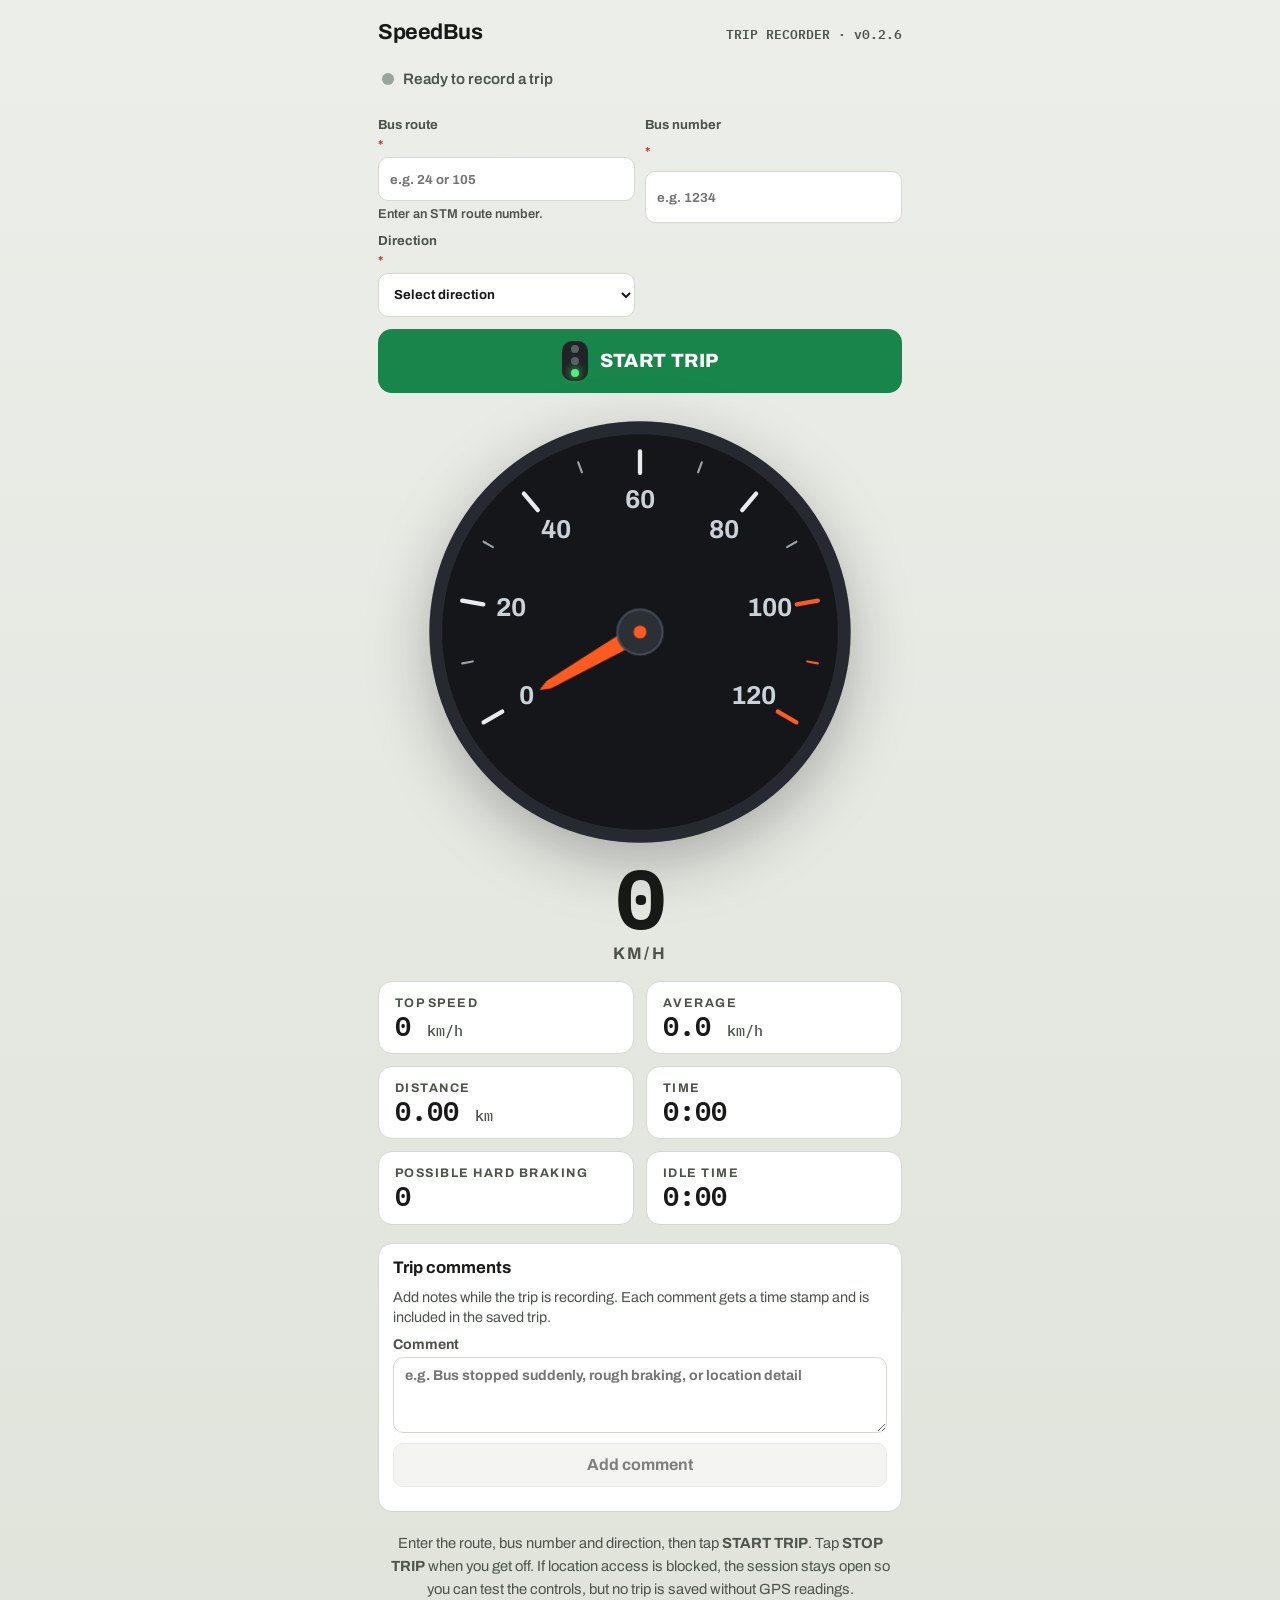
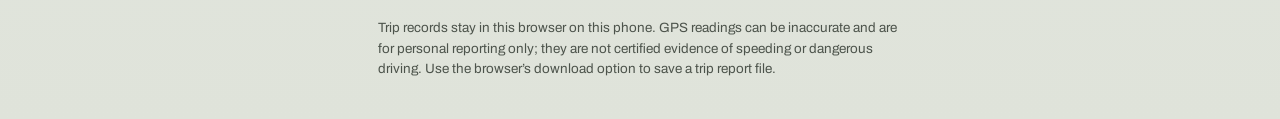
<file: index.html>
<!doctype html>
<html lang="en">
<head>
  <meta charset="utf-8">
  <meta name="viewport" content="width=device-width, initial-scale=1">
  <meta http-equiv="refresh" content="0; url=speedometer.html">
  <title>Opening SpeedBus…</title>
  <script>
    window.location.replace(new URL("speedometer.html", window.location.href).href);
  </script>
</head>
<body>
  <p>Opening SpeedBus… If you are not redirected, <a href="speedometer.html">open the live recorder</a>.</p>
</body>
</html>
</file>
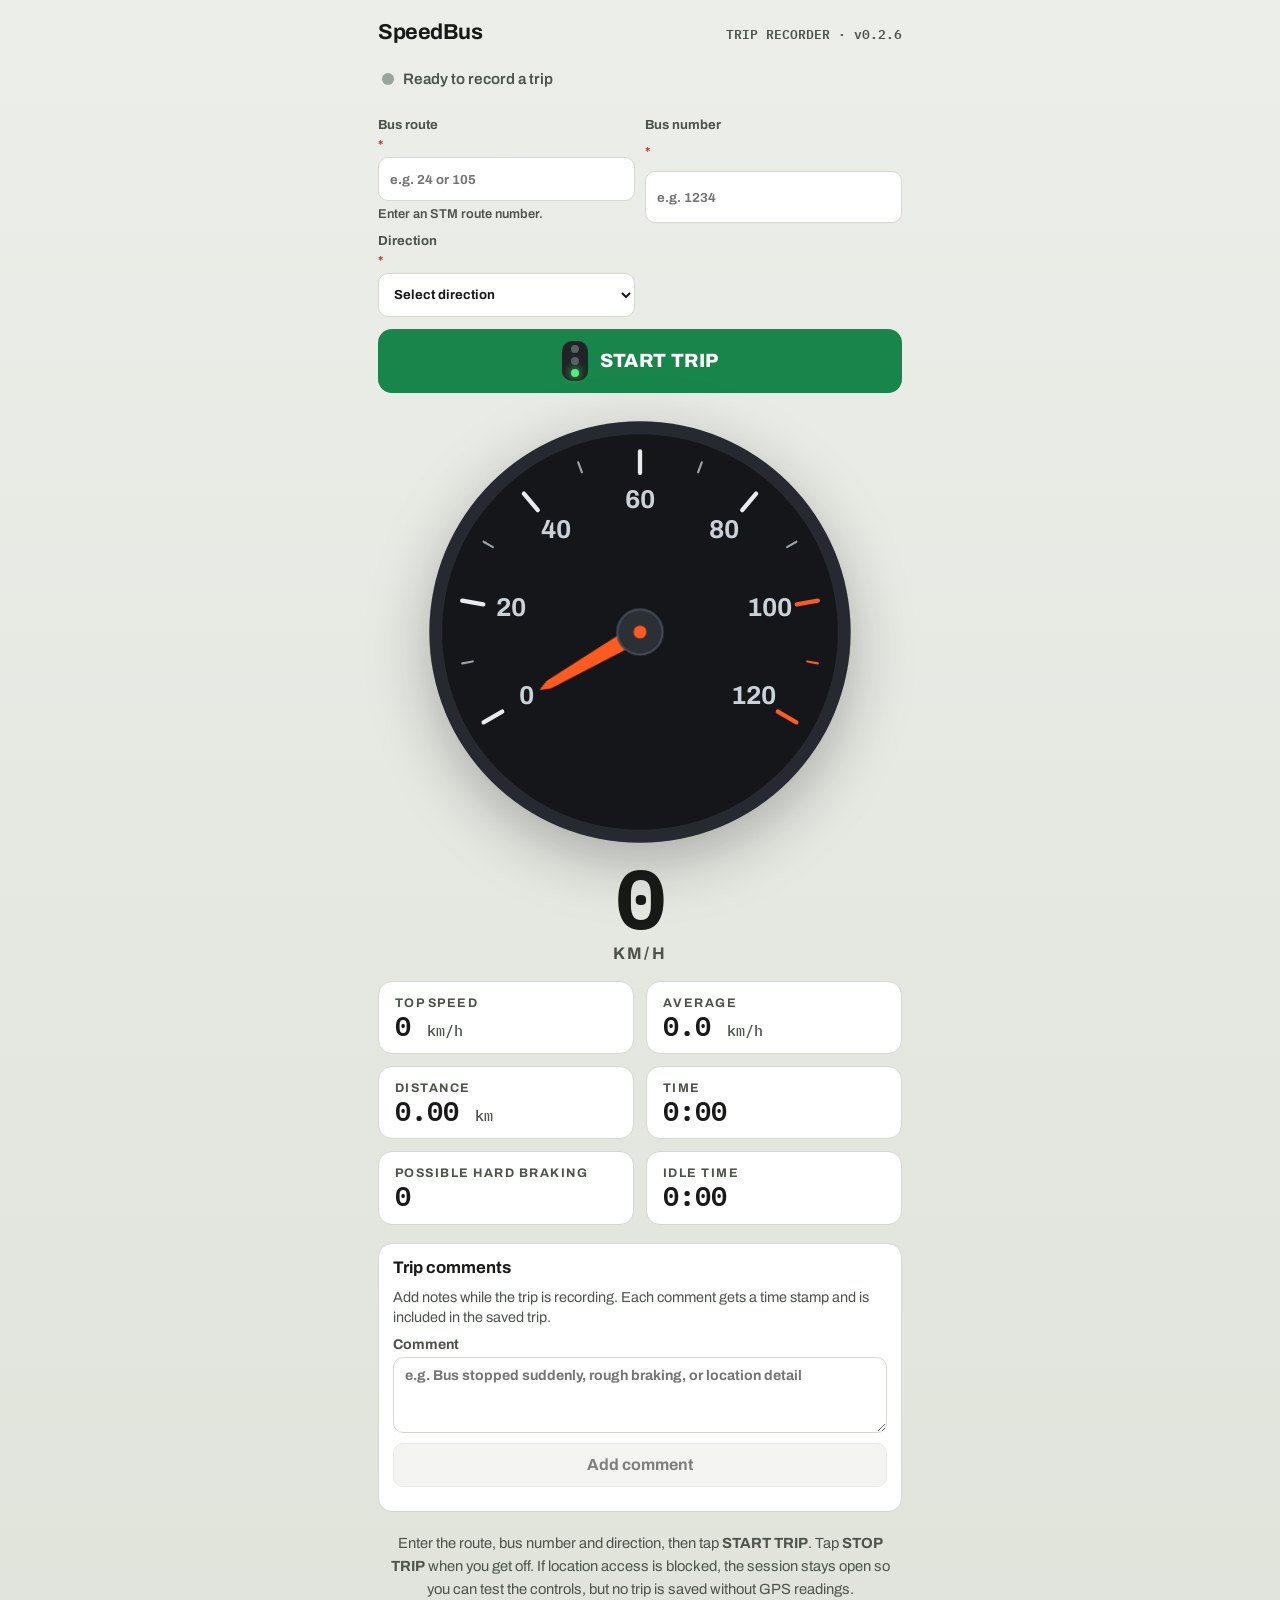
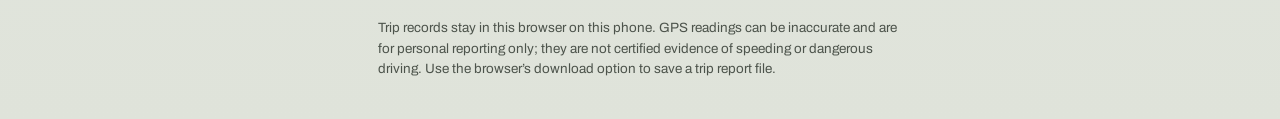
<file: speedometer.html>
<!doctype html>
<html lang="en">
  <head>
    <meta charset="utf-8" />
    <meta name="viewport" content="width=device-width, initial-scale=1, viewport-fit=cover" />
    <meta name="color-scheme" content="light dark" />
    <meta name="theme-color" content="#eceee9" />
    <meta name="apple-mobile-web-app-capable" content="yes" />
    <meta name="apple-mobile-web-app-title" content="SpeedBus" />
    <link rel="manifest" href="manifest.webmanifest" />
    <link rel="icon" type="image/svg+xml" href="speedbus-icon.svg" />
    <link rel="icon" href="data:," />
    <meta name="description" content="SpeedBus passenger-operated STM bus trip recorder">
    <title>SpeedBus v0.2.6 — Trip Recorder</title>
    <link rel="preconnect" href="https://fonts.googleapis.com" />
    <link rel="preconnect" href="https://fonts.gstatic.com" crossorigin />
    <link href="https://fonts.googleapis.com/css2?family=Archivo:wght@500;600;700;800&family=IBM+Plex+Mono:wght@500;600;700&display=swap" rel="stylesheet" />
    <link rel="stylesheet" href="styles.css" />
  </head>
  <body>
    <main>
      <header class="brand"><h1>SpeedBus</h1><span class="version">TRIP RECORDER · v0.2.6</span></header>
      <div class="status-row">
        <span class="status" role="status" aria-live="polite"><span class="dot" id="dot"></span><span id="statusText">Ready to record a trip</span></span>
        <span class="accuracy" id="accuracy"></span>
      </div>

      <div class="controls">
        <div class="trip-info">
          <label for="busRoute">Bus route <span class="required-mark" aria-hidden="true">*</span>
            <input id="busRoute" type="text" inputmode="numeric" autocomplete="off" maxlength="3" placeholder="e.g. 24 or 105" required aria-required="true" />
            <span class="route-feedback loading" id="busRouteFeedback" role="status" aria-live="polite">Loading STM route directory…</span>
          </label>
          <label for="busNumber">Bus number <span class="required-mark" aria-hidden="true">*</span>
            <input id="busNumber" type="text" autocomplete="off" maxlength="40" placeholder="e.g. 1234" required aria-required="true" />
          </label>
          <label for="direction">Direction <span class="required-mark" aria-hidden="true">*</span>
            <select id="direction" required aria-required="true">
              <option value="">Select direction</option>
              <option value="N">N</option>
              <option value="E">E</option>
              <option value="W">W</option>
              <option value="S">S</option>
            </select>
          </label>
        </div>
        <button class="btn-main start" id="toggleBtn" type="button" aria-label="Start trip">
          <span class="traffic-light" aria-hidden="true"><span class="lens red-lens"></span><span class="lens yellow-lens"></span><span class="lens green-lens"></span></span>
          <span id="toggleBtnLabel">START TRIP</span>
        </button>
      </div>

      <div class="dial-wrap">
        <svg class="dial" id="dial" viewBox="0 0 400 400" role="img" aria-label="Speedometer dial">
          <circle cx="200" cy="200" r="196" fill="var(--dial-ring)" />
          <circle cx="200" cy="200" r="184" fill="var(--dial-face)" />
          <g id="ticks"></g>
          <g id="needleGroup" class="needle-group">
            <polygon points="200,200 191,214 196,102 200,92 204,102 209,214" fill="var(--needle)" />
          </g>
          <circle cx="200" cy="200" r="21" fill="var(--hub)" stroke="#454b54" stroke-width="2" />
          <circle cx="200" cy="200" r="6" fill="var(--needle)" />
        </svg>
      </div>

      <div class="digital" aria-live="off">
        <div class="big" id="bigSpeed">0</div>
        <div class="unit" id="bigUnit">km/h</div>
      </div>

      <div class="msg" id="msg" role="alert"></div>

      <section class="stats" aria-label="Trip statistics">
        <div class="stat">
          <div class="label">Top speed</div>
          <div class="value"><span id="statMax">0</span> <small id="statMaxUnit">km/h</small></div>
        </div>
        <div class="stat">
          <div class="label">Average</div>
          <div class="value"><span id="statAvg">0</span> <small id="statAvgUnit">km/h</small></div>
        </div>
        <div class="stat">
          <div class="label">Distance</div>
          <div class="value"><span id="statDist">0.00</span> <small id="statDistUnit">km</small></div>
        </div>
        <div class="stat">
          <div class="label">Time</div>
          <div class="value"><span id="statTime">0:00</span></div>
        </div>
        <div class="stat">
          <div class="label">Possible hard braking</div>
          <div class="value"><span id="statBrakes">0</span></div>
        </div>
        <div class="stat">
          <div class="label">Idle time</div>
          <div class="value"><span id="statIdle">0:00</span></div>
        </div>
      </section>

      <section class="comment-panel" aria-labelledby="commentTitle">
        <h2 id="commentTitle">Trip comments</h2>
        <p>Add notes while the trip is recording. Each comment gets a time stamp and is included in the saved trip.</p>
        <label for="tripComment">Comment
          <textarea id="tripComment" maxlength="500" placeholder="e.g. Bus stopped suddenly, rough braking, or location detail" disabled></textarea>
        </label>
        <button id="addCommentBtn" type="button" disabled>Add comment</button>
        <ol class="comment-list" id="commentList" aria-live="polite"></ol>
      </section>

      <section class="map-panel" id="mapPanel" aria-labelledby="mapTitle" hidden>
        <h2 id="mapTitle">Trip map</h2>
        <p class="map-legend">Blue: recorded route. Red: GPS speed at least 5 km/h above the matched permanent speed limit. School-period limits may differ.</p>
        <div id="tripMap" role="application" aria-label="Map of the selected bus trip"></div>
        <p class="map-status" id="mapStatus" role="status" aria-live="polite"></p>
      </section>

      <p class="note">Enter the route, bus number and direction, then tap <strong>START TRIP</strong>. Tap <strong>STOP TRIP</strong> when you get off. If location access is blocked, the session stays open so you can test the controls, but no trip is saved without GPS readings.</p>
      <details class="history" id="historyDisclosure" hidden>
        <summary>Saved trips on this phone</summary>
        <button class="btn-delete-all" id="deleteAllTripsBtn" type="button" hidden>Delete all saved trips</button>
        <div id="tripHistory"></div>
      </details>
      <p class="disclaimer">Trip records stay in this browser on this phone. GPS readings can be inaccurate and are for personal reporting only; they are not certified evidence of speeding or dangerous driving. Use the browser’s download option to save a trip report file.</p>
    </main>

    <script src="app.js" defer></script>
  </body>
</html>
</file>
<file: styles.css>
button, [role="button"], select, summary, input:not([type="checkbox"], [type="radio"]) { min-height: 2.75rem; }

      :root {
        --bg: #eceee9;
        --bg-grad: #dfe3da;
        --ink: #171a16;
        --ink-soft: #4c534b;
        --card: #ffffff;
        --card-line: #d5d9d0;
        --accent: #e8490f;
        --accent-ink: #ffffff;
        --ok: #1d8a4e;
        --warn: #b97a08;
        --bad: #c22e2e;
        --dial-face: #14161a;
        --dial-ring: #262a30;
        --dial-tick: #9aa3ab;
        --dial-tick-major: #e8ecf0;
        --dial-num: #c9d1d9;
        --needle: #ff5a1f;
        --hub: #2b2f36;
        --digital: #ffffff;
        --digital-soft: #8f979f;
      }
      @media (prefers-color-scheme: dark) {
        :root {
          --bg: #101210;
          --bg-grad: #0a0c0a;
          --ink: #eef1ec;
          --ink-soft: #a7aea4;
          --card: #1a1d1a;
          --card-line: #2e332e;
          --dial-face: #0c0e11;
          --dial-ring: #23262c;
        }
      }

      * { box-sizing: border-box; }
      html, body { margin: 0; padding: 0; overscroll-behavior-y: none; }
      body {
        font-family: "Archivo", system-ui, -apple-system, "Segoe UI", sans-serif;
        background: linear-gradient(180deg, var(--bg) 0%, var(--bg-grad) 100%);
        color: var(--ink);
        min-height: 100vh;
        -webkit-font-smoothing: antialiased;
      }
      main {
        max-width: 560px;
        margin: 0 auto;
        padding: 20px 18px 40px;
        display: flex;
        flex-direction: column;
        align-items: stretch;
        gap: 18px;
      }
      .brand { display: flex; align-items: baseline; justify-content: space-between; gap: 12px; }
      .brand h1 { font-size: 1.35rem; margin: 0; letter-spacing: -0.02em; }
      .version { color: var(--ink-soft); font: 600 0.82rem "IBM Plex Mono", ui-monospace, monospace; }

      /* ---------- status ---------- */
      .status-row {
        display: flex;
        align-items: center;
        justify-content: space-between;
        gap: 12px;
        flex-wrap: wrap;
      }
      .status {
        display: inline-flex;
        align-items: center;
        gap: 9px;
        font-size: 0.95rem;
        font-weight: 600;
        color: var(--ink-soft);
        padding: 8px 4px;
      }
      .dot {
        width: 12px; height: 12px; border-radius: 50%;
        background: #9aa39c;
        flex: none;
      }
      .dot.live { background: var(--ok); animation: pulse 1.6s ease-in-out infinite; }
      .dot.wait { background: var(--warn); animation: pulse 1s ease-in-out infinite; }
      .dot.err  { background: var(--bad); }
      @keyframes pulse { 0%,100% { opacity: 1; } 50% { opacity: 0.35; } }
      @media (prefers-reduced-motion: reduce) { .dot { animation: none !important; } }
      .accuracy {
        font-family: "IBM Plex Mono", ui-monospace, monospace;
        font-size: 0.85rem;
        color: var(--ink-soft);
      }

      /* ---------- dial ---------- */
      .dial-wrap {
        display: flex;
        justify-content: center;
        padding: 6px 0 0;
      }
      .dial {
        width: min(88vw, 430px);
        height: auto;
        display: block;
        filter: drop-shadow(0 18px 30px rgba(10, 12, 10, 0.28));
      }
      .tick-label {
        font-family: "Archivo", sans-serif;
        font-weight: 700;
        fill: var(--dial-num);
      }
      .needle-group { will-change: transform; }

      .digital {
        text-align: center;
        margin-top: -8px;
      }
      .digital .big {
        font-family: "IBM Plex Mono", ui-monospace, monospace;
        font-weight: 700;
        font-size: clamp(3.4rem, 17vw, 5.2rem);
        line-height: 1;
        letter-spacing: -0.02em;
        font-variant-numeric: tabular-nums;
      }
      .digital .unit {
        font-size: 1.05rem;
        font-weight: 700;
        letter-spacing: 0.14em;
        text-transform: uppercase;
        color: var(--ink-soft);
        margin-top: 4px;
      }

      /* ---------- controls ---------- */
      .controls {
        display: flex;
        flex-direction: column;
        gap: 12px;
        margin-top: 4px;
      }
      .btn-main {
        appearance: none;
        display: flex;
        align-items: center;
        justify-content: center;
        gap: 12px;
        border: none;
        border-radius: 14px;
        color: #ffffff;
        font-family: inherit;
        font-size: 1.2rem;
        font-weight: 800;
        letter-spacing: 0.02em;
        padding: 12px 20px;
        min-height: 64px;
        cursor: pointer;
        width: 100%;
      }
      .btn-main:active { transform: scale(0.99); }
      .btn-main.start { background: #18864a; }
      .btn-main.stop { background: #c52f32; }
      .traffic-light {
        display: grid;
        gap: 4px;
        justify-items: center;
        align-content: center;
        width: 26px;
        height: 40px;
        padding: 4px;
        border-radius: 10px;
        background: #202426;
        flex: none;
      }
      .traffic-light .lens { width: 8px; height: 8px; border-radius: 50%; background: #596064; }
      .btn-main.start .green-lens { background: #4df17a; box-shadow: 0 0 8px #4df17a; }
      .btn-main.stop .red-lens { background: #ff4b4b; box-shadow: 0 0 8px #ff4b4b; }
      .required-mark { color: var(--bad); }
      .route-feedback { min-height: 1em; color: var(--ink-soft); font-size: 0.8rem; font-weight: 600; line-height: 1.3; }
      .route-feedback.valid { color: var(--ok); }
      .route-feedback.invalid { color: var(--bad); }
      .route-feedback.loading { color: var(--warn); }
      .comment-panel {
        display: grid;
        gap: 10px;
        background: var(--card);
        border: 1.5px solid var(--card-line);
        border-radius: 14px;
        padding: 14px;
      }
      .comment-panel h2 { font-size: 1.05rem; margin: 0; }
      .comment-panel p { margin: 0; color: var(--ink-soft); font-size: 0.9rem; line-height: 1.4; }
      .comment-panel label { display: grid; gap: 5px; font-size: 0.88rem; font-weight: 700; color: var(--ink-soft); }
      .comment-panel textarea {
        width: 100%;
        min-height: 76px;
        resize: vertical;
        border: 1.5px solid var(--card-line);
        border-radius: 10px;
        padding: 10px 11px;
        background: var(--card);
        color: var(--ink);
        font: inherit;
      }
      .comment-panel button {
        appearance: none;
        border: 1.5px solid var(--card-line);
        border-radius: 10px;
        background: var(--bg);
        color: var(--ink);
        font: inherit;
        font-weight: 700;
        min-height: 44px;
        cursor: pointer;
      }
      .comment-panel button:disabled { opacity: 0.55; cursor: not-allowed; }
      .comment-list { display: grid; gap: 7px; margin: 0; padding-left: 22px; }
      .comment-list li { color: var(--ink); font-size: 0.9rem; line-height: 1.4; }
      .comment-list time { color: var(--ink-soft); font-family: "IBM Plex Mono", ui-monospace, monospace; font-size: 0.82rem; }
      .row-btns {
        display: flex;
        gap: 12px;
        align-items: stretch;
      }
      .seg {
        display: flex;
        flex: 1;
        background: var(--card);
        border: 1.5px solid var(--card-line);
        border-radius: 12px;
        overflow: hidden;
      }
      .seg button {
        flex: 1;
        appearance: none;
        border: none;
        background: transparent;
        color: var(--ink-soft);
        font-family: inherit;
        font-size: 1rem;
        font-weight: 700;
        padding: 10px 8px;
        min-height: 48px;
        cursor: pointer;
      }
      .seg button[aria-pressed="true"] {
        background: var(--ink);
        color: var(--bg);
      }
      .btn-reset {
        appearance: none;
        background: var(--card);
        border: 1.5px solid var(--card-line);
        border-radius: 12px;
        color: var(--ink);
        font-family: inherit;
        font-size: 1rem;
        font-weight: 700;
        padding: 10px 18px;
        min-height: 48px;
        cursor: pointer;
      }

      /* ---------- stats ---------- */
      .stats {
        display: grid;
        grid-template-columns: 1fr 1fr;
        gap: 12px;
      }
      .stat {
        background: var(--card);
        border: 1.5px solid var(--card-line);
        border-radius: 14px;
        padding: 14px 16px 12px;
      }
      .stat .label {
        font-size: 0.78rem;
        font-weight: 700;
        letter-spacing: 0.12em;
        text-transform: uppercase;
        color: var(--ink-soft);
      }
      .stat .value {
        font-family: "IBM Plex Mono", ui-monospace, monospace;
        font-weight: 600;
        font-size: 1.7rem;
        line-height: 1.15;
        font-variant-numeric: tabular-nums;
      }
      .stat .value small {
        font-size: 0.95rem;
        color: var(--ink-soft);
        font-weight: 500;
      }

      /* ---------- message / help ---------- */
      .msg {
        display: none;
        border-radius: 14px;
        padding: 16px 18px;
        font-size: 1rem;
        line-height: 1.5;
        background: #fdf3e3;
        border: 1.5px solid #e8cf9e;
        color: #5c4303;
      }
      @media (prefers-color-scheme: dark) {
        .msg { background: #2c2410; border-color: #5c4d1e; color: #f0dc9f; }
      }
      .msg.show { display: block; }
      .msg strong { display: block; margin-bottom: 4px; font-size: 1.05rem; }

      .note {
        font-size: 0.92rem;
        line-height: 1.55;
        color: var(--ink-soft);
        text-align: center;
        margin: 2px 6px 0;
      }

      .history { display: grid; gap: 10px; }
      .history[hidden] { display: none; }
      .history > summary { cursor: pointer; color: var(--ink-soft); font-size: 0.92rem; font-weight: 700; }
      .history[open] > summary { margin-bottom: 4px; }
      .history h2 { font-size: 1.05rem; margin: 0; }
      .map-panel { display: grid; gap: 10px; background: var(--card); border: 1.5px solid var(--card-line); border-radius: 14px; padding: 14px; }
      .map-panel[hidden] { display: none; }
      .map-panel h2 { font-size: 1.05rem; margin: 0; }
      #tripMap { width: 100%; height: 360px; min-height: 300px; border-radius: 10px; background: var(--bg-grad); }
      .map-legend { margin: 0; color: var(--ink-soft); font-size: 0.9rem; line-height: 1.5; }
      .map-status { margin: 0; color: var(--ink-soft); font-size: 0.88rem; line-height: 1.45; }
      .trip-card {
        background: var(--card); border: 1.5px solid var(--card-line);
        border-radius: 14px; padding: 14px 16px; display: grid; gap: 8px;
      }
      .trip-card strong { font-size: 0.98rem; }
      .trip-detail { color: var(--ink-soft); font-size: 0.9rem; line-height: 1.45; }
      .trip-actions { display: flex; align-items: center; gap: 12px; flex-wrap: wrap; }
      .trip-actions button {
        appearance: none; border: 1.5px solid var(--card-line); background: var(--bg);
        color: var(--ink); border-radius: 10px; padding: 8px 12px; font: inherit;
        font-weight: 700; min-height: 44px; cursor: pointer;
      }
      .trip-info { display: grid; grid-template-columns: 1fr 1fr; gap: 10px; }
      .trip-info label { display: grid; gap: 5px; font-size: 0.82rem; font-weight: 700; color: var(--ink-soft); }
      .trip-info input, .trip-info select { width: 100%; border: 1.5px solid var(--card-line); border-radius: 10px; padding: 10px 11px; background: var(--card); color: var(--ink); font: inherit; }
      @media (max-width: 360px) { .trip-info { grid-template-columns: 1fr; } }
      .empty-history { color: var(--ink-soft); margin: 0; font-size: 0.92rem; }
      .disclaimer { font-size: 0.84rem; line-height: 1.5; color: var(--ink-soft); margin: 0; }
      .btn-main:focus-visible, .trip-actions button:focus-visible { outline: 3px solid #287ac5; outline-offset: 3px; }

      .btn-delete-all {
        justify-self: start;
        appearance: none;
        border: 1.5px solid var(--bad);
        border-radius: 10px;
        background: var(--card);
        color: var(--bad);
        font: inherit;
        font-weight: 700;
        padding: 9px 13px;
        min-height: 44px;
        cursor: pointer;
      }
      .btn-delete-all[hidden] { display: none; }
</file>
